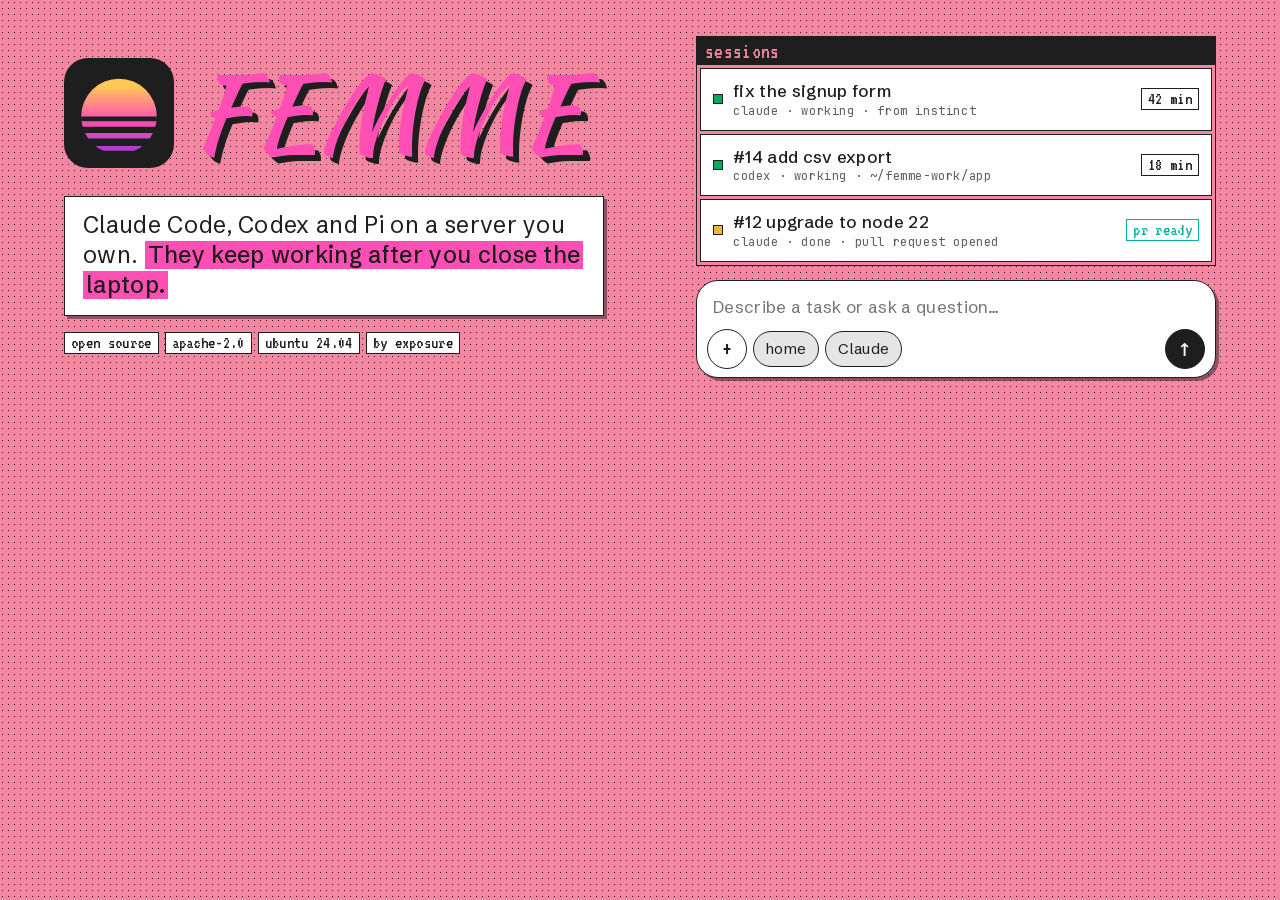
<file: assets/src/banner.html>
<!doctype html><html><head><meta charset="utf-8"><link rel="stylesheet" href="board.css"><style>
:root{--w:1280px;--h:400px}
.l{position:absolute;left:64px;top:56px;width:540px}
.l .logo{font-size:104px;gap:.16em}
.pitch{margin-top:26px;padding:14px 18px;font-size:23px;line-height:1.3;box-shadow:3px 3px 0 rgba(0,0,0,.4)}
.pitch b{font-weight:500;background:var(--neon);padding:0 3px;box-decoration-break:clone;-webkit-box-decoration-break:clone}
.tags{display:flex;gap:6px;margin-top:16px}
.tags .st{background:var(--paper)}
.r{position:absolute;right:64px;top:36px;width:520px}
.term{display:flex;align-items:center;gap:10px}
.term .grow{flex:1;min-width:0}
.term .st.pr{color:var(--pr)}
.box{margin-top:14px;background:var(--paper);border:1.2px solid var(--ink);border-radius:22px;box-shadow:3px 3px 0 rgba(0,0,0,.4);padding:12px 10px 8px}
.box .ph{font-size:17px;color:#767676;padding:2px 6px 10px}
.bar{display:flex;gap:6px;align-items:center}.bar .grow{flex:1}
</style></head><body>
<div class="l">
 <div class="logo"><img alt="">FEMME</div>
 <div class="card pitch">Claude Code, Codex and Pi on a server you own. <b>They keep working after you close the laptop.</b></div>
 <div class="tags"><span class="st">open source</span><span class="st">apache-2.0</span><span class="st">ubuntu 24.04</span><span class="st">by exposure</span></div>
</div>
<div class="r">
 <div class="win"><div class="tb">sessions</div><div class="frame">
  <div class="card term"><span class="dot working"></span><div class="grow"><div class="title">fix the signup form</div><div class="cwd">claude · working · from instinct</div></div><span class="st">42 min</span></div>
  <div class="card term"><span class="dot working"></span><div class="grow"><div class="title">#14 add csv export</div><div class="cwd">codex · working · ~/femme-work/app</div></div><span class="st">18 min</span></div>
  <div class="card term"><span class="dot done"></span><div class="grow"><div class="title">#12 upgrade to node 22</div><div class="cwd">claude · done · pull request opened</div></div><span class="st pr">pr ready</span></div>
 </div></div>
 <div class="box"><div class="ph">Describe a task or ask a question…</div>
  <div class="bar"><span class="round">+</span><span class="chip">home</span><span class="chip">Claude</span><span class="grow"></span><span class="round dark">↑</span></div></div>
</div>
</body></html>
</file>
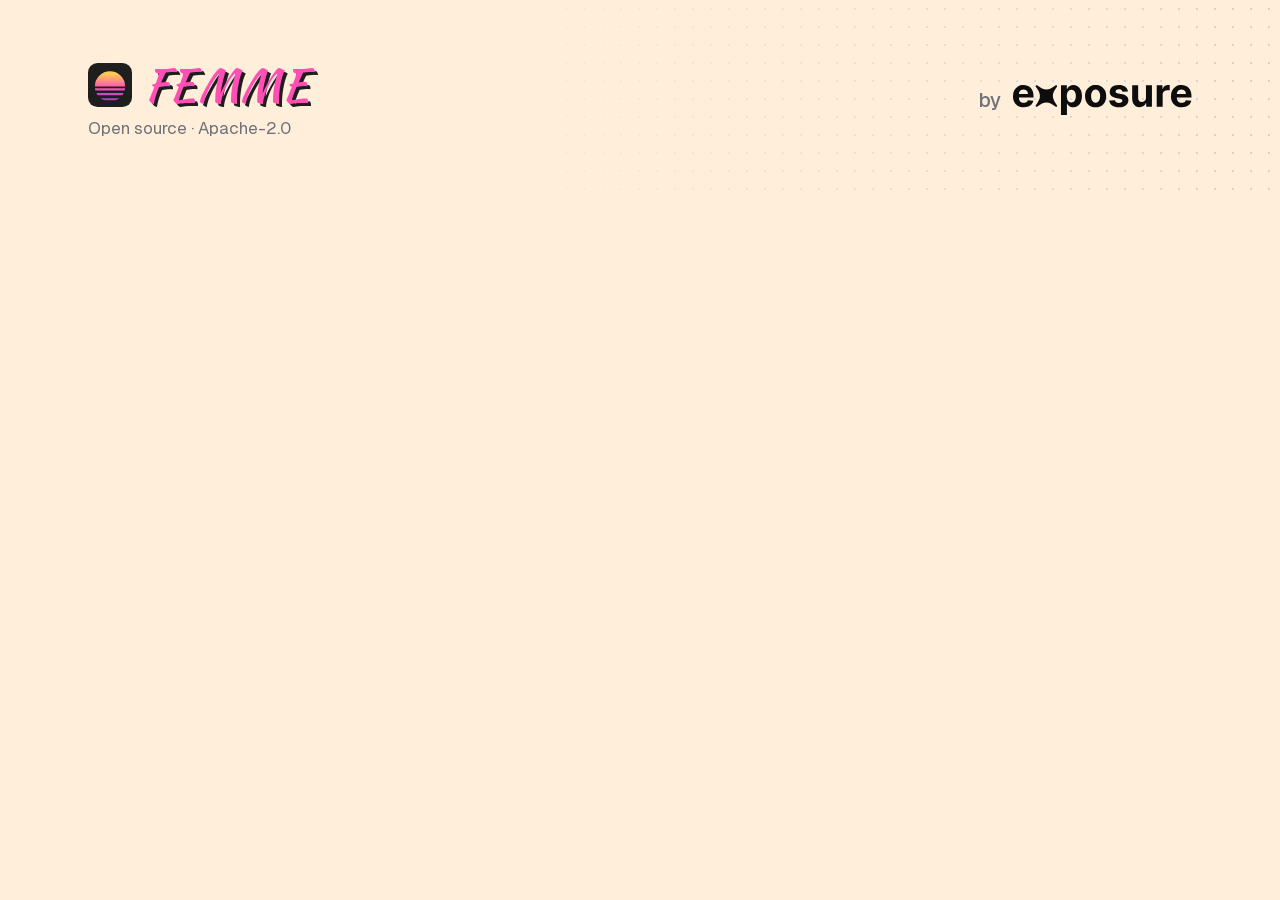
<file: assets/src/footer.html>
<!doctype html><html><head><meta charset="utf-8"><link rel="stylesheet" href="theme.css"><style>@font-face{font-family:"Kaushan Script";src:url(fonts/KaushanScript.woff2)}</style><script>const q=new URLSearchParams(location.search);document.documentElement.dataset.theme=q.get("theme")||"light"</script><style>
:root{--w:1280px;--h:200px}
body{display:flex;align-items:center;justify-content:space-between;padding:0 88px}
.l b{display:flex;align-items:center;gap:12px;font:400 44px/1.1 "Kaushan Script",cursive;color:#FF4FB4;text-shadow:3px 3px 0 #1E1E1E;letter-spacing:.03em}.l b img{width:44px;height:44px;content:url(logo/femme.svg)}.l span{display:block;margin-top:8px;font-size:17px;color:var(--muted)}
.r{display:flex;align-items:center;gap:12px;font-size:20px;font-weight:500;color:var(--muted);position:relative}
.wordmark{height:30px}
</style></head><body><div class="glow"></div><div class="dots"></div>
<div class="l" style="position:relative"><b><img alt="">FEMME</b><span>Open source · Apache-2.0</span></div>
<div class="r">by <img class="wordmark"></div>
</body></html>
</file>
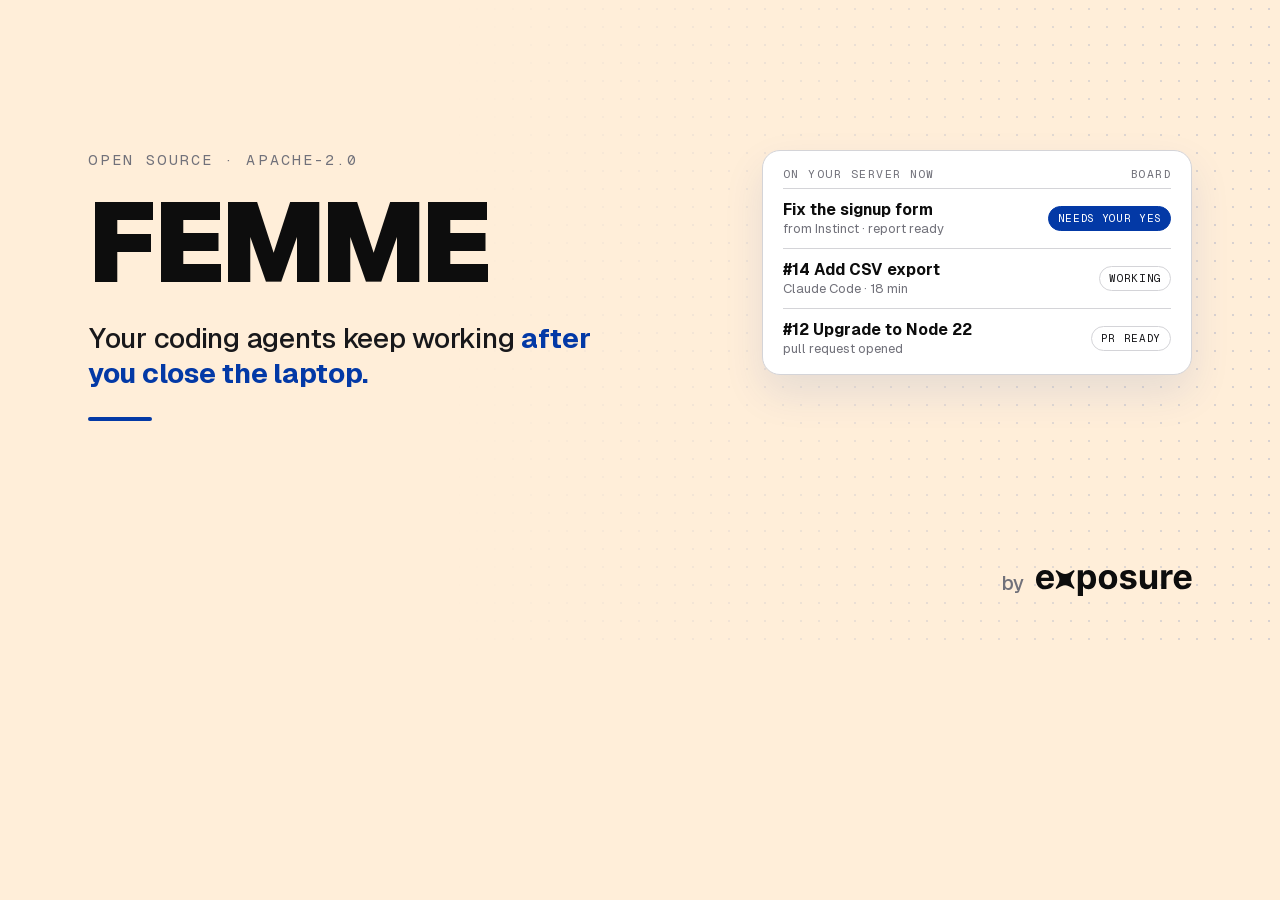
<file: assets/src/social.html>
<!doctype html><html><head><meta charset="utf-8"><link rel="stylesheet" href="theme.css"><script>const q=new URLSearchParams(location.search);document.documentElement.dataset.theme=q.get("theme")||"light"</script><style>
:root{--w:1280px;--h:640px}
.wrap{position:relative;padding:150px 88px}
h1{font-weight:900;font-size:112px;margin-top:18px}
.sub{font-weight:500;font-size:28px;line-height:1.25;letter-spacing:-.01em;margin-top:22px;color:var(--text);max-width:520px}
.sub b{font-weight:700;color:var(--accent)}
[data-theme=dark] .sub b{color:#fff}
.rule{margin-top:26px}
.card{position:absolute;right:88px;top:150px;width:430px;padding:16px 20px 6px}
.cap{display:flex;justify-content:space-between;font-family:GeistMono;font-size:11.5px;letter-spacing:.12em;text-transform:uppercase;color:var(--muted);padding-bottom:6px}
.item{display:grid;grid-template-columns:1fr auto;gap:2px 12px;padding:11px 0;border-top:1px solid var(--line)}
.item b{font-size:15.5px;font-weight:600;color:var(--fg)}
.item span{font-size:13px;color:var(--muted);grid-column:1}
.st{grid-row:1/3;grid-column:2;align-self:center;font-family:GeistMono;font-size:11px;letter-spacing:.06em;text-transform:uppercase;padding:5px 9px;border-radius:999px;border:1px solid var(--line);color:var(--text)}
.st.you{background:var(--accent);border-color:var(--accent);color:#fff}
[data-theme=dark] .st.you{color:var(--ink)}
.by{position:absolute;right:88px;bottom:44px;display:flex;align-items:center;gap:12px;font-size:20px;font-weight:500;color:var(--muted)}
</style></head><body><div class="glow"></div><div class="dots"></div>
<div class="wrap"><div class="label">Open source · Apache-2.0</div>
<h1>FEMME</h1><div class="sub">Your coding agents keep working <b>after you close the laptop.</b></div><div class="rule"></div></div>
<div class="card"><div class="cap"><span>On your server now</span><span>board</span></div>
 <div class="item"><b>Fix the signup form</b><span>from Instinct · report ready</span><div class="st you">needs your yes</div></div>
 <div class="item"><b>#14 Add CSV export</b><span>Claude Code · 18 min</span><div class="st">working</div></div>
 <div class="item"><b>#12 Upgrade to Node 22</b><span>pull request opened</span><div class="st">PR ready</div></div>
</div>
<div class="by">by <img class="wordmark"></div>
</body></html>
</file>
<file: assets/src/board.css>
/* The board's own look (board/src/index.html): a pink dot-grid desk, black-titled windows, the sunset logo and
   the Kaushan Script wordmark. Fonts are the board's Google Fonts, kept here so render.sh works offline. */
@font-face { font-family: "Kaushan Script"; src: url(fonts/KaushanScript.woff2); }
@font-face { font-family: "Schibsted Grotesk"; src: url(fonts/SchibstedGrotesk.woff2); font-weight: 400 900; }
@font-face { font-family: "JetBrains Mono"; src: url(fonts/JetBrainsMono.woff2); font-weight: 100 800; }
@font-face { font-family: VT323; src: url(fonts/VT323.woff2); }

:root { --desk: #F386A1; --paper: #FEFEFE; --panel: #E5E5E5; --ink: #1E1E1E; --muted: #5c5c5c; --neon: #FF4FB4;
        --work: #03AA5C; --pause: #F2B33D; --pr: #09AEA1;
        --pixel: VT323, monospace; --mono: "JetBrains Mono", monospace; --sans: "Schibsted Grotesk", sans-serif; }
* { margin: 0; padding: 0; box-sizing: border-box; }
html, body { width: var(--w); height: var(--h); overflow: hidden; }
body { font: 16px/1.4 var(--sans); letter-spacing: .02em; color: var(--ink); -webkit-font-smoothing: antialiased;
       background: var(--desk) url("data:image/svg+xml,%3Csvg xmlns='http://www.w3.org/2000/svg' width='6' height='6'%3E%3Crect x='2' y='2' width='1' height='1' fill='%231e1e1e'/%3E%3C/svg%3E"); }

.logo { display: flex; align-items: center; gap: .28em; font: 400 1em/1.1 "Kaushan Script", cursive; color: var(--neon);
        text-shadow: .06em .06em 0 var(--ink); letter-spacing: .03em; }
.logo img { width: 1.06em; height: 1.06em; content: url(logo/femme.svg); }

.win { border: 1.2px solid var(--ink); background: var(--desk); }
.tb { display: flex; align-items: center; gap: 8px; padding: 3px 8px; background: var(--ink); color: var(--desk); font: 22px/1 var(--pixel); text-transform: lowercase; }
.frame { display: grid; gap: 3px; padding: 3px; }
.card { background: var(--paper); border: 1.2px solid var(--ink); padding: 10px 12px; }
.title { font-size: 17px; font-weight: 500; }
.cwd { font: 12px/1.4 var(--mono); letter-spacing: .05em; color: var(--muted); }
.dot { width: 10px; height: 10px; border: 1.2px solid var(--ink); background: var(--paper); flex: none; }
.dot.working { background: var(--work); } .dot.done { background: var(--pause); }
.st { font: 18px/1 var(--pixel); padding: 1px 6px; border: 1.2px solid currentColor; }
.chip { height: 36px; border-radius: 999px; padding: 0 12px; font: 15px/1 var(--sans); background: var(--panel); border: 1.2px solid var(--ink);
        display: inline-flex; align-items: center; }
.round { width: 40px; height: 40px; border-radius: 50%; border: 1.2px solid var(--ink); background: var(--paper);
         display: inline-flex; align-items: center; justify-content: center; font: 24px/1 var(--pixel); }
.round.dark { background: var(--ink); color: var(--paper); }
</file>
<file: assets/src/theme.css>
/* FEMME visuals: the Exposure brand (Geist, cream, Exposure Blue, the blue-violet-ember gradient).
   Each page renders twice, ?theme=light and ?theme=dark; render.sh turns them into PNGs. */
@font-face { font-family: Geist; src: url(fonts/GeistBlack.ttf); font-weight: 900; }
@font-face { font-family: Geist; src: url(fonts/GeistBold.ttf); font-weight: 700; }
@font-face { font-family: Geist; src: url(fonts/GeistMedium.ttf); font-weight: 500; }
@font-face { font-family: Geist; src: url(fonts/GeistRegular.ttf); font-weight: 400; }
@font-face { font-family: GeistMono; src: url(fonts/GeistMonoMedium.ttf); font-weight: 500; }
@font-face { font-family: GeistMono; src: url(fonts/GeistMonoRegular.ttf); font-weight: 400; }

:root {
  --blue: #0339A6; --bright: #4D82FF; --violet: #7C3AED; --ember: #E8763C;
  --cream: #FFEED9; --ink: #0D0D0D; --zinc: #18181B; --muted-l: #71717A; --hair-l: #D4D4D8;
  /* light (default) */
  --bg: var(--cream); --fg: var(--ink); --text: var(--zinc); --muted: var(--muted-l);
  --accent: var(--blue); --card: #FFFFFF; --line: var(--hair-l);
  --shadow: 0 18px 40px rgba(3, 57, 166, .10); --dots: rgba(3, 57, 166, .16);
  --bubble-me: var(--blue); --bubble-them: #FFFFFF; --ok: var(--blue);
}
[data-theme=dark] {
  --bg: var(--ink); --fg: #FFFFFF; --text: rgba(255, 255, 255, .88); --muted: rgba(255, 255, 255, .62);
  --accent: var(--bright); --card: rgba(24, 24, 27, .78); --line: rgba(255, 255, 255, .14);
  --shadow: 0 18px 40px rgba(0, 0, 0, .35); --dots: rgba(255, 255, 255, .07); --ok: var(--bright);
  --bubble-me: var(--bright); --bubble-them: #18181B;
}

* { margin: 0; padding: 0; box-sizing: border-box; }
html, body { width: var(--w); height: var(--h); overflow: hidden; }
body { font-family: Geist; background: var(--bg); color: var(--fg); position: relative; -webkit-font-smoothing: antialiased; }
.mono { font-family: GeistMono; }
.label { font-family: GeistMono; font-size: 15px; letter-spacing: .14em; text-transform: uppercase; color: var(--muted); }
h1, h2 { letter-spacing: -.03em; line-height: 1; }
.accent { color: var(--accent); }

/* The glow: the parent brand's gradient, only on dark, never behind body text. */
.glow { position: absolute; inset: 0; display: none; filter: blur(20px); background:
  radial-gradient(520px 380px at 8% 108%, rgba(3, 57, 166, .95), transparent 70%),
  radial-gradient(560px 360px at 52% -10%, rgba(124, 58, 237, .75), transparent 70%),
  radial-gradient(520px 420px at 102% 60%, rgba(232, 118, 60, .8), transparent 70%); }
[data-theme=dark] .glow { display: block; }
.dots { position: absolute; inset: 0; background-image: radial-gradient(var(--dots) 1px, transparent 1px);
  background-size: 18px 18px; -webkit-mask-image: linear-gradient(90deg, transparent 35%, #000); }
.rule { width: 64px; height: 4px; border-radius: 2px; background: var(--blue); }
[data-theme=dark] .rule { background: linear-gradient(90deg, var(--bright), var(--violet), var(--ember)); }

.card { background: var(--card); border: 1px solid var(--line); border-radius: 18px; box-shadow: var(--shadow); }
[data-theme=dark] .card { backdrop-filter: blur(8px); }
.term { font-family: GeistMono; font-size: 15px; line-height: 1.75; color: var(--text); padding: 18px 22px; }
.term .p { color: var(--accent); } .term .ok { color: var(--ok); } .term .dim { color: var(--muted); }
.wordmark { height: 26px; content: url(logo/exposure-wordmark-black.svg); }
[data-theme=dark] .wordmark { content: url(logo/exposure-wordmark-white.svg); }
.mark { content: url(logo/exposure-mark-black.svg); }
[data-theme=dark] .mark { content: url(logo/exposure-mark-white.svg); }

/* Instinct's own logo, in a round avatar. */
.instinct { content: url(logo/instinct-black.png); }
[data-theme=dark] .instinct { content: url(logo/instinct-white.png); }
.iav { border-radius: 50%; background: var(--bg); display: grid; place-items: center; flex: none; border: 1px solid var(--line); }
.tagline { font-family: GeistMono; font-weight: 500; font-size: 12px; letter-spacing: .08em; text-transform: uppercase; color: var(--accent); }
</file>
